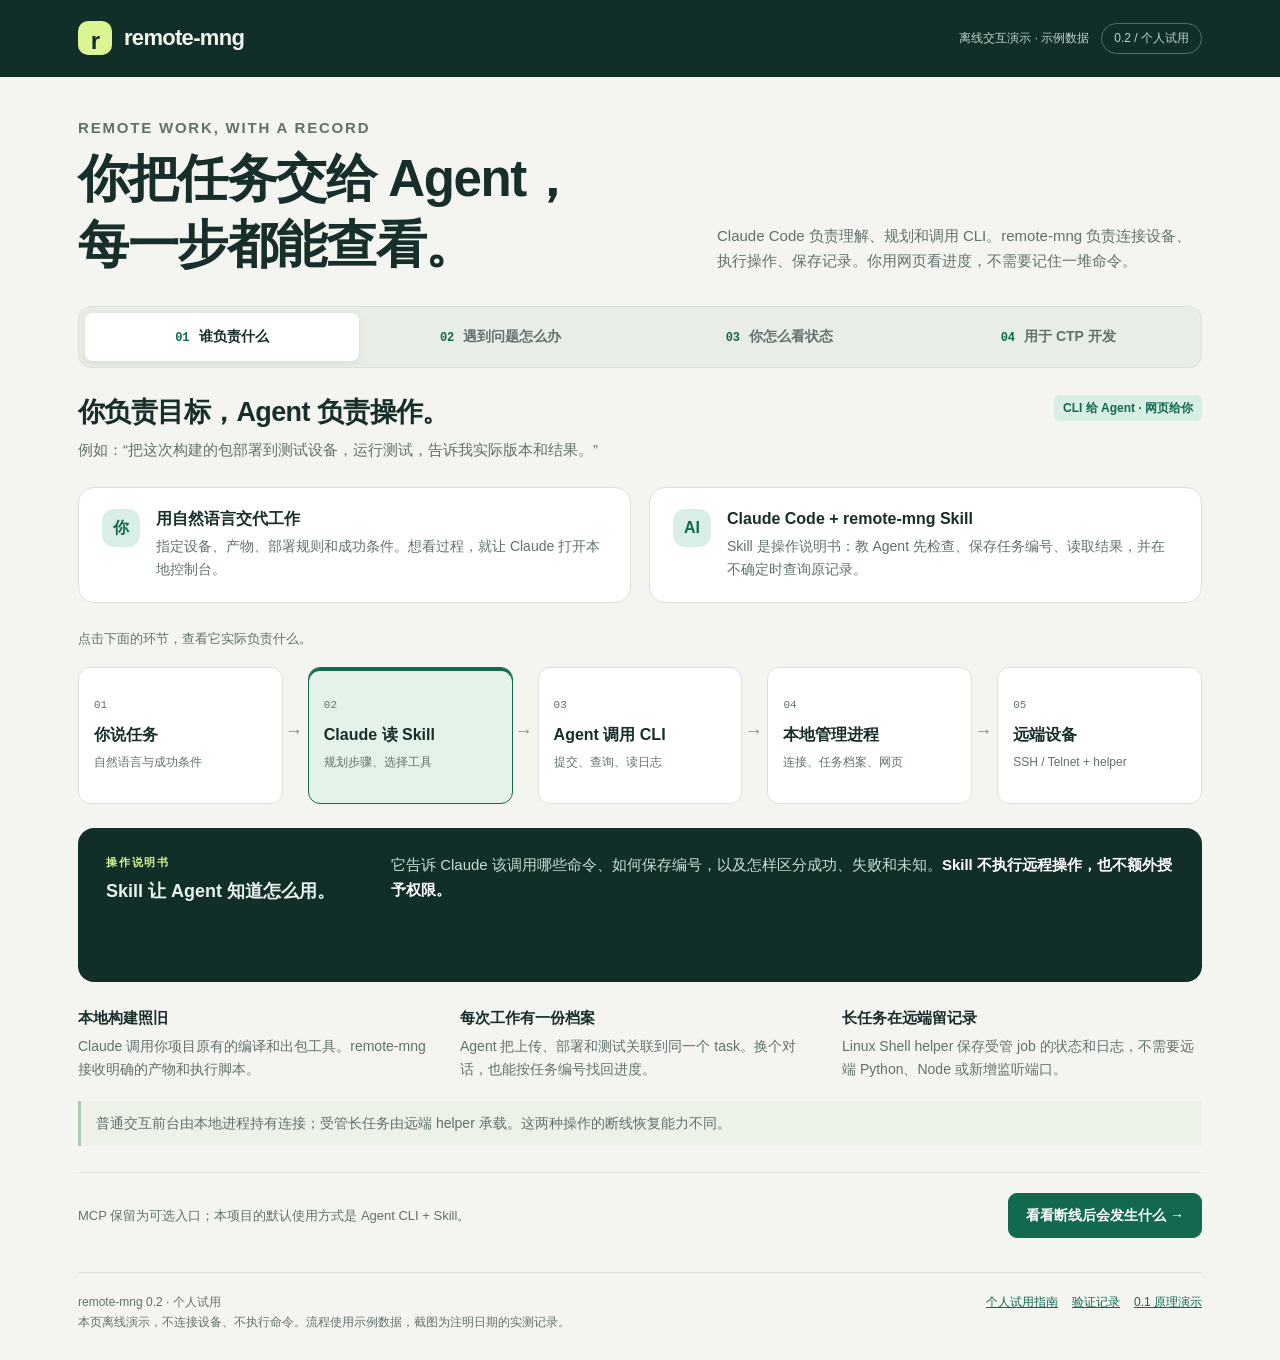
<file: docs/explainer-v02.html>
<!doctype html>
<html lang="zh-CN">
<head>
<meta charset="utf-8">
<meta name="viewport" content="width=device-width,initial-scale=1">
<meta name="color-scheme" content="light">
<title>remote-mng 0.2 · 把远程工作交给 Agent</title>
<style>
:root{--paper:#f4f5f0;--card:#fff;--ink:#172e2a;--muted:#61716b;--line:#dbe2db;--green:#12694f;--mint:#d9efe5;--lime:#dbf593;--dark:#112e29;--amber:#925b13;--warm:#fff1d9;--red:#a53e33;--red-bg:#fdece8}
*{box-sizing:border-box}body{margin:0;background:var(--paper);color:var(--ink);font:16px/1.65 "Segoe UI","Microsoft YaHei",sans-serif}button,select{font:inherit}button{cursor:pointer}button:disabled{cursor:default;opacity:.4}a{color:var(--green)}button:focus-visible,a:focus-visible,summary:focus-visible{outline:3px solid #3182ba;outline-offset:4px}[hidden]{display:none!important}h1,h2,h3,p{margin:0}h1,h2,h3{line-height:1.3}h1{font-size:clamp(30px,4.3vw,51px);letter-spacing:-1.4px;font-weight:700}h2{font-size:27px;letter-spacing:-.6px}h3{font-size:18px}code,pre{font-family:Consolas,"Cascadia Code",monospace}code{font-size:.9em}pre{margin:0;white-space:pre-wrap;overflow-wrap:anywhere;font-size:13px;line-height:1.8}button{border:0}.wrap{max-width:1192px;margin:auto;padding:0 34px}.mast{background:var(--dark);color:#f2f6ef}.mast .wrap{display:flex;justify-content:space-between;align-items:center;gap:15px;min-height:77px}.brand{display:flex;align-items:center;gap:12px;font-weight:700;font-size:22px;letter-spacing:-.7px}.mark{width:34px;height:34px;display:grid;place-items:center;background:var(--lime);color:var(--dark);border-radius:10px;font-size:24px}.mast-meta{display:flex;gap:12px;align-items:center;font-size:12px;color:#bfd5cc}.version{border:1px solid #537167;border-radius:20px;padding:5px 12px}.hero{padding:39px 0 28px;display:flex;justify-content:space-between;gap:34px;align-items:flex-end}.eyebrow{font-size:11px;font-weight:700;letter-spacing:1.8px;color:var(--green);margin-bottom:12px}.hero p{max-width:485px;font-size:15px;color:var(--muted);margin-bottom:5px}.tabs{display:flex;gap:5px;padding:6px;background:#e8ede5;border:1px solid var(--line);border-radius:13px;margin-bottom:27px}.tab{flex:1;background:transparent;color:var(--muted);padding:12px 10px;border-radius:8px;font-weight:650;font-size:14px}.tab span{font-family:Consolas,monospace;font-size:12px;margin-right:9px;color:var(--green)}.tab[aria-selected=true]{background:var(--card);color:var(--ink);box-shadow:0 2px 7px #0a352514}.intro{display:flex;justify-content:space-between;gap:25px;margin-bottom:24px;align-items:flex-start}.intro p{color:var(--muted);max-width:790px;margin-top:8px;font-size:15px}.tag{display:inline-flex;align-items:center;gap:6px;font-size:12px;line-height:1.5;font-weight:650;padding:4px 9px;border-radius:6px;background:var(--mint);color:var(--green);white-space:nowrap}.tag.warn{background:var(--warm);color:var(--amber)}.tag.bad{background:var(--red-bg);color:var(--red)}.tag.neutral{background:#eaf0eb;color:var(--muted)}.card{background:var(--card);border:1px solid var(--line);border-radius:16px;padding:24px}.small{font-size:13px;color:var(--muted)}.btn{display:inline-block;text-align:center;padding:10px 17px;background:#fff;color:var(--ink);border:1px solid var(--line);border-radius:9px;text-decoration:none;font-size:14px;font-weight:600}.btn.primary{background:var(--green);color:#fff;border-color:var(--green)}.btn.text{border-color:transparent;background:transparent;color:var(--green)}.panel{padding-bottom:34px}.owner-grid{display:grid;grid-template-columns:1fr 1fr;gap:18px;margin-bottom:25px}.owner{display:flex;align-items:flex-start;gap:16px;padding:21px 23px}.owner .initial{height:38px;width:38px;flex:none;border-radius:12px;background:var(--mint);display:grid;place-items:center;font-weight:750;color:var(--green)}.owner h3{font-size:16px;margin-bottom:5px}.owner p{font-size:14px;color:var(--muted)}.flow{display:grid;grid-template-columns:repeat(5,minmax(0,1fr));gap:25px;margin:18px 0 24px}.node{position:relative;text-align:left;border:1px solid var(--line);background:#fff;border-radius:12px;padding:18px 15px;min-height:137px;color:var(--ink)}.node:not(:last-child):after{content:"→";position:absolute;right:-21px;top:49px;color:#729182;font-size:18px}.node .seq{font:11px Consolas,monospace;display:block;color:var(--muted);margin-bottom:12px}.node strong{display:block;font-size:16px;line-height:1.45;margin-bottom:6px}.node small{display:block;color:var(--muted);font-size:12px}.node[aria-pressed=true]{border-color:var(--green);background:#e5f2e9;box-shadow:inset 0 3px 0 var(--green)}.explain{display:grid;grid-template-columns:260px 1fr;gap:25px;background:var(--dark);border-radius:16px;padding:25px 28px;color:#e8f3eb;min-height:154px}.explain .eyebrow{color:var(--lime);margin-bottom:8px}.explain p{color:#cbddd3;font-size:15px}.explain strong{color:#fff}.caption{border-left:3px solid #acc9b4;padding:11px 15px;font-size:14px;color:var(--muted);margin-top:20px;background:#edf2e9}.roles{display:grid;grid-template-columns:repeat(3,1fr);gap:22px;margin-top:26px}.roles h3{font-size:15px;margin-bottom:7px}.roles p{font-size:14px;color:var(--muted)}.next-section{display:flex;justify-content:space-between;align-items:center;gap:15px;border-top:1px solid var(--line);padding-top:20px;margin-top:26px}.next-section p{font-size:13px;color:var(--muted)}.scenario-controls{display:flex;gap:7px;flex-wrap:wrap;margin-bottom:20px}.scenario{padding:9px 15px;background:#fff;border:1px solid var(--line);border-radius:8px;color:var(--muted);font-size:14px}.scenario[aria-pressed=true]{color:#fff;background:var(--green);border-color:var(--green)}.stage-head{display:flex;justify-content:space-between;gap:15px;align-items:center;margin-bottom:18px}.stage-head h3{font-size:19px}.stage-count{color:var(--muted);font:12px Consolas,monospace}.stage-track{display:flex;gap:6px;margin-bottom:23px}.stage-track i{display:block;height:4px;flex:1;background:#e6eae3;border-radius:3px}.stage-track i.past{background:#9ec4b0}.stage-track i.now{background:var(--green)}.sim-grid{display:grid;grid-template-columns:1fr 95px 1fr;align-items:stretch}.sim-box{background:#f5f7f2;border:1px solid var(--line);padding:21px;border-radius:12px;min-width:0}.sim-box .kicker{display:flex;align-items:center;justify-content:space-between;gap:12px;font-size:12px;color:var(--muted);margin-bottom:14px}.sim-box h3{margin:13px 0 7px;font-size:21px}.sim-box p{font-size:14px;color:var(--muted);min-height:47px}.wire{display:flex;flex-direction:column;align-items:center;justify-content:center;color:var(--green);font-size:11px;gap:10px;padding:0 11px}.wire b{display:block;height:2px;width:100%;background:var(--green)}.wire.off{color:var(--amber)}.wire.off b{background:transparent;border-top:2px dashed #bc975f}.sim-evidence{display:flex;gap:22px;justify-content:space-between;align-items:center;border-top:1px solid var(--line);padding-top:17px;margin-top:20px;font-size:13px;color:var(--muted)}.sim-evidence strong{font-size:23px;color:var(--ink);font-weight:600}.identity{font-size:12px;overflow-wrap:anywhere}.decision{margin-top:20px;display:grid;grid-template-columns:100px 1fr;gap:18px;padding:18px 20px;background:#e7f0e6;border-radius:10px;font-size:14px}.decision>b{color:var(--green)}.actions{display:flex;align-items:center;justify-content:space-between;gap:14px;margin-top:19px}.actions>div{display:flex;gap:8px}.reason{margin-top:16px;color:var(--muted);font-size:12px}.details{margin-top:20px;border:1px solid var(--line);border-radius:10px;padding:13px 17px;background:#fff}.details summary{font-size:13px;font-weight:650;cursor:pointer}.details pre{margin-top:12px;color:#36594c}.console-shell{background:#11221e;border:1px solid #203c33;color:#e4eee8;border-radius:16px;overflow:hidden}.console-top{display:flex;align-items:center;justify-content:space-between;gap:15px;padding:15px 21px;border-bottom:1px solid #2b4038;font-size:14px}.console-top small{font-size:11px;color:#a7c1b3}.console-grid{display:grid;grid-template-columns:280px 1fr;min-height:375px}.task-list{padding:14px;border-right:1px solid #2b4038}.task-pick{width:100%;display:block;text-align:left;background:transparent;color:#d6e6dc;padding:15px 13px;border-radius:9px;border:1px solid transparent;margin-bottom:6px}.task-pick[aria-pressed=true]{background:#203d32;border-color:#365e4a}.task-pick strong{display:block;font-size:14px;line-height:1.5;margin-bottom:8px}.task-pick small{font-size:11px;color:#a7bdb0;display:block;margin-top:7px}.console-detail{padding:25px;min-width:0}.console-title{display:flex;justify-content:space-between;align-items:center;gap:12px;margin-bottom:16px}.console-title h3{font-size:18px}.facts{display:grid;grid-template-columns:110px 1fr;gap:6px 18px;font-size:13px}.facts dt{color:#9fb7a8}.facts dd{margin:0;overflow-wrap:anywhere}.trace{border-left:2px solid #3d7259;padding-left:19px;margin:20px 0}.trace div{padding:7px 0;position:relative;font-size:13px}.trace div:before{content:"";position:absolute;left:-24px;top:15px;width:8px;height:8px;border-radius:50%;background:#73c6a3}.console-note{background:#23382d;border-left:3px solid #c3a65c;color:#d8d4aa;padding:11px 13px;font-size:12px;margin-top:18px}.console-shell .btn{background:#203e33;border-color:#446250;color:#d4ecde}.console-log{margin-top:16px;border:1px solid #385245;border-radius:9px;padding:14px;background:#0a1a15;color:#bde0c8;min-height:95px}.console-log pre{font-size:12px}.three{display:grid;grid-template-columns:repeat(3,1fr);gap:20px;margin:22px 0}.three h3{font-size:15px;margin-bottom:7px}.three p{font-size:14px;color:var(--muted)}.photo-row{display:flex;justify-content:space-between;align-items:center;gap:20px;background:#e8eee5;padding:20px 23px;border-radius:12px}.photo-row p{font-size:14px;color:var(--muted)}.photo-row h3{font-size:16px;margin-bottom:5px}.ctp-grid{display:grid;grid-template-columns:1fr 1fr;gap:19px;margin-top:21px}.ctp-card .tag{margin-bottom:15px}.ctp-card h3{margin-bottom:10px}.ctp-card p{color:var(--muted);font-size:14px}.ctp-card code{display:block;background:#edf2ea;border-radius:8px;padding:11px;margin:14px 0;color:#2c5747;overflow-wrap:anywhere}.tradeoffs{display:grid;grid-template-columns:1fr 1fr;gap:25px;margin-top:25px}.tradeoffs h3{font-size:17px;margin-bottom:12px}.tradeoffs ul{padding-left:20px;margin:0;font-size:14px;color:var(--muted)}.tradeoffs li+li{margin-top:10px}.evidence-line{display:grid;grid-template-columns:160px 1fr;gap:20px;padding:19px 0;border-top:1px solid var(--line);margin-top:24px;font-size:14px}.evidence-line p{color:var(--muted)}.footer{padding:20px 0 28px;border-top:1px solid var(--line);display:flex;justify-content:space-between;gap:20px;color:var(--muted);font-size:12px}.footer a{white-space:nowrap}.modal{max-width:1000px;width:calc(100% - 30px);max-height:92vh;border:0;border-radius:14px;padding:0;background:#fff;color:var(--ink);box-shadow:0 20px 80px #0005}.modal::backdrop{background:#0d211dd9}.modal-head{position:sticky;top:0;background:#fff;display:flex;justify-content:space-between;gap:15px;align-items:center;padding:13px 18px;border-bottom:1px solid var(--line);font-size:13px}.modal img{display:block;width:100%;height:auto}.modal-note{padding:14px 18px;font-size:12px;color:var(--muted)}.nojs{padding:16px;background:var(--warm);margin-bottom:20px}.section-links{display:flex;gap:14px}
@media(max-width:920px){.hero{display:block}.hero p{max-width:740px;margin-top:16px}.flow{gap:18px}.node{padding:15px 10px;min-height:142px}.node:not(:last-child):after{right:-16px;font-size:14px}.node strong{font-size:14px}.explain{grid-template-columns:210px 1fr}.console-grid{grid-template-columns:240px 1fr}.tab span{margin-right:5px}.wrap{padding:0 23px}}
@media(max-width:640px){.wrap{padding:0 17px}.mast .wrap{min-height:67px}.mast-meta .offline-label{display:none}.brand{font-size:20px}.hero{padding:27px 0 23px}.hero h1{font-size:32px;letter-spacing:-1px}.hero p{font-size:14px}.tabs{display:grid;grid-template-columns:1fr 1fr;margin-bottom:23px}.tab{text-align:left;padding:10px 9px}.intro{display:block}.intro>.tag{margin-top:12px}h2{font-size:23px}.owner-grid,.ctp-grid,.tradeoffs{grid-template-columns:1fr}.owner{padding:17px}.owner-grid{gap:11px}.flow{grid-template-columns:1fr;gap:12px;margin-bottom:18px}.node{display:grid;grid-template-columns:25px 1fr;column-gap:12px;padding:12px 16px;min-height:0}.node .seq{grid-row:1/3;margin:3px 0 0}.node strong{font-size:15px;margin-bottom:2px}.node small{grid-column:2}.node:not(:last-child):after{right:23px;top:auto;bottom:-13px;content:"↓";font-size:12px}.explain{grid-template-columns:1fr;gap:12px;padding:21px}.roles,.three{grid-template-columns:1fr;gap:17px}.card{padding:19px}.sim-grid{grid-template-columns:1fr}.wire{height:51px;flex-direction:row;gap:13px}.wire b{width:30px}.sim-box{padding:16px}.sim-box p{min-height:0}.sim-box h3{font-size:19px}.sim-evidence{align-items:flex-start;gap:16px}.decision{grid-template-columns:1fr;gap:5px}.scenario-controls{display:grid;grid-template-columns:1fr 1fr}.scenario{padding:9px 6px;font-size:13px}.stage-head{align-items:flex-start}.stage-head h3{font-size:17px}.console-grid{grid-template-columns:1fr}.task-list{border-right:0;border-bottom:1px solid #2b4038;display:grid;grid-template-columns:1fr;gap:4px}.task-pick{margin:0;padding:11px}.task-pick small{display:none}.task-pick strong{display:inline;margin:0 8px 0 0;font-size:12px}.task-pick .tag{font-size:10px}.console-detail{padding:19px}.console-title{align-items:flex-start}.facts{grid-template-columns:89px 1fr;font-size:12px;gap:7px}.photo-row{display:block}.photo-row .btn{margin-top:14px}.next-section,.footer{display:block}.next-section .btn{margin-top:12px}.section-links{margin-top:10px}.evidence-line{grid-template-columns:1fr;gap:8px}.actions .btn{padding:9px 12px}.stage-count{white-space:nowrap}}
@media(prefers-reduced-motion:no-preference){button{transition:background .14s,border-color .14s}}
</style>
</head>
<body>
<header class="mast"><div class="wrap"><div class="brand"><span class="mark" aria-hidden="true">r</span>remote-mng</div><div class="mast-meta"><span class="offline-label">离线交互演示 · 示例数据</span><span class="version">0.2 / 个人试用</span></div></div></header>
<main class="wrap" id="rmg-explainer">
  <div class="hero"><div><p class="eyebrow">REMOTE WORK, WITH A RECORD</p><h1>你把任务交给 Agent，<br>每一步都能查看。</h1></div><p>Claude Code 负责理解、规划和调用 CLI。remote-mng 负责连接设备、执行操作、保存记录。你用网页看进度，不需要记住一堆命令。</p></div>
  <nav class="tabs" role="tablist" aria-label="项目演示章节">
    <button class="tab" id="tab-how" role="tab" aria-selected="true" aria-controls="how" tabindex="0"><span>01</span>谁负责什么</button>
    <button class="tab" id="tab-sim" role="tab" aria-selected="false" aria-controls="sim" tabindex="-1"><span>02</span>遇到问题怎么办</button>
    <button class="tab" id="tab-view" role="tab" aria-selected="false" aria-controls="view" tabindex="-1"><span>03</span>你怎么看状态</button>
    <button class="tab" id="tab-fit" role="tab" aria-selected="false" aria-controls="fit" tabindex="-1"><span>04</span>用于 CTP 开发</button>
  </nav>
  <noscript><p class="nojs">本页需要 JavaScript 切换演示。它只在本页改变示例，不会连接设备或执行命令。</p></noscript>
  <section class="panel" id="how" role="tabpanel" aria-labelledby="tab-how">
    <div class="intro"><div><h2>你负责目标，Agent 负责操作。</h2><p>例如：“把这次构建的包部署到测试设备，运行测试，告诉我实际版本和结果。”</p></div><span class="tag">CLI 给 Agent · 网页给你</span></div>
    <div class="owner-grid">
      <article class="owner card"><div class="initial" aria-hidden="true">你</div><div><h3>用自然语言交代工作</h3><p>指定设备、产物、部署规则和成功条件。想看过程，就让 Claude 打开本地控制台。</p></div></article>
      <article class="owner card"><div class="initial" aria-hidden="true">AI</div><div><h3>Claude Code + remote-mng Skill</h3><p>Skill 是操作说明书：教 Agent 先检查、保存任务编号、读取结果，并在不确定时查询原记录。</p></div></article>
    </div>
    <p class="small">点击下面的环节，查看它实际负责什么。</p>
    <div class="flow" aria-label="从需求到远端执行的流程">
      <button class="node" data-node="0" aria-pressed="false"><span class="seq">01</span><strong>你说任务</strong><small>自然语言与成功条件</small></button>
      <button class="node" data-node="1" aria-pressed="true"><span class="seq">02</span><strong>Claude 读 Skill</strong><small>规划步骤、选择工具</small></button>
      <button class="node" data-node="2" aria-pressed="false"><span class="seq">03</span><strong>Agent 调用 CLI</strong><small>提交、查询、读日志</small></button>
      <button class="node" data-node="3" aria-pressed="false"><span class="seq">04</span><strong>本地管理进程</strong><small>连接、任务档案、网页</small></button>
      <button class="node" data-node="4" aria-pressed="false"><span class="seq">05</span><strong>远端设备</strong><small>SSH / Telnet + helper</small></button>
    </div>
    <div class="explain" aria-live="polite"><div><div class="eyebrow" id="node-label">操作说明书</div><h3 id="node-title">Skill 让 Agent 知道怎么用。</h3></div><p id="node-copy">它告诉 Claude 该调用哪些命令、如何保存编号，以及怎样区分成功、失败和未知。<strong>Skill 不执行远程操作，也不额外授予权限。</strong></p></div>
    <div class="roles"><article><h3>本地构建照旧</h3><p>Claude 调用你项目原有的编译和出包工具。remote-mng 接收明确的产物和执行脚本。</p></article><article><h3>每次工作有一份档案</h3><p>Agent 把上传、部署和测试关联到同一个 task。换个对话，也能按任务编号找回进度。</p></article><article><h3>长任务在远端留记录</h3><p>Linux Shell helper 保存受管 job 的状态和日志，不需要远端 Python、Node 或新增监听端口。</p></article></div>
    <div class="caption">普通交互前台由本地进程持有连接；受管长任务由远端 helper 承载。这两种操作的断线恢复能力不同。</div>
    <div class="next-section"><p>MCP 保留为可选入口；本项目的默认使用方式是 Agent CLI + Skill。</p><button class="btn primary" data-go="sim">看看断线后会发生什么 →</button></div>
  </section>

  <section class="panel" id="sim" role="tabpanel" aria-labelledby="tab-sim" hidden>
    <div class="intro"><div><h2>关键是知道：执行到了哪一步。</h2><p>选择一种情况，点击“下一步”。左右分别展示本地记录与远端情况，它们不一定同步。</p></div><span class="tag warn">全部为本页模拟</span></div>
    <div class="scenario-controls" role="group" aria-label="模拟场景">
      <button class="scenario" data-scenario="deploy" aria-pressed="true">正常部署与验收</button>
      <button class="scenario" data-scenario="disconnect" aria-pressed="false">长任务中途断线</button>
      <button class="scenario" data-scenario="terminal" aria-pressed="false">前台等待超时</button>
      <button class="scenario" data-scenario="helper" aria-pressed="false">漏装远端 helper</button>
    </div>
    <div class="card">
      <div class="stage-head"><h3 id="stage-title"></h3><span class="stage-count" id="stage-count"></span></div>
      <div class="stage-track" id="stage-track" aria-hidden="true"></div>
      <div class="sim-grid">
        <div class="sim-box"><div class="kicker">本地 · Agent 与网页看到的记录<span class="tag neutral">记录视角</span></div><span class="tag" id="local-badge"></span><h3 id="local-title"></h3><p id="local-copy"></p></div>
        <div class="wire" id="wire"><b></b><span id="wire-label">已连接</span></div>
        <div class="sim-box"><div class="kicker">远端 · 演示中的实际情况<span class="tag neutral">模拟视角</span></div><span class="tag" id="remote-badge"></span><h3 id="remote-title"></h3><p id="remote-copy"></p></div>
      </div>
      <div class="sim-evidence"><div><span id="count-label">远端部署脚本执行次数</span> <strong id="send-count">0</strong></div><div class="identity" id="sim-identity"></div></div>
      <div class="decision" aria-live="polite"><b>Agent 的下一步</b><p id="decision-copy"></p></div>
      <div class="actions"><button class="btn text" id="reset-sim">从头演示</button><div><button class="btn" id="prev-stage">上一步</button><button class="btn primary" id="next-stage">下一步 →</button></div></div>
      <p class="reason" id="scenario-boundary"></p>
    </div>
    <details class="details"><summary>Agent 背后的调用与关键字段（无需记忆）</summary><pre id="sim-code"></pre></details>
    <div class="next-section"><p>遇到未知结果，保留原编号和证据。不要把“没拿到结果”当成“从未执行”。</p><button class="btn primary" data-go="view">我能从网页看到什么 →</button></div>
  </section>

  <section class="panel" id="view" role="tabpanel" aria-labelledby="tab-view" hidden>
    <div class="intro"><div><h2>你看任务与证据，不必盯着终端。</h2><p>点击左侧任务，再查看日志。下面是便于理解的交互示意；真实控制台截图在下方单独展示。</p></div><span class="tag warn">示例任务 · 非实时连接</span></div>
    <div class="console-shell">
      <div class="console-top"><b>remote-mng / 个人控制台</b><small>本页示例数据</small></div>
      <div class="console-grid"><div class="task-list" role="group" aria-label="示例任务">
        <button class="task-pick" data-task="done" aria-pressed="true"><strong>部署并验证测试包</strong><span class="tag">步骤完成</span><small>demo-deploy-01 · lab-device</small></button>
        <button class="task-pick" data-task="unknown" aria-pressed="false"><strong>运行后台长测试</strong><span class="tag warn">需要关注</span><small>demo-test-02 · lab-device</small></button>
        <button class="task-pick" data-task="observe" aria-pressed="false"><strong>检查交互前台</strong><span class="tag neutral">进行中</span><small>demo-console-03 · lab-device</small></button>
      </div><div class="console-detail">
        <div class="console-title"><h3 id="console-task-title"></h3><span class="tag" id="console-badge"></span></div>
        <dl class="facts" id="console-facts"></dl><div class="trace" id="console-trace"></div>
        <button class="btn" id="show-log" aria-expanded="false">查看这次的日志</button>
        <div class="console-log" id="console-log" hidden><pre id="console-log-text"></pre></div>
        <p class="console-note" id="console-note"></p>
      </div></div>
    </div>
    <div class="three"><article><h3>时间很重要</h3><p>“上次确认运行中”是旧证据。页面刷新本地记录，不代表刚刚连接远端确认过。</p></article><article><h3>日志可以继续读</h3><p>网页支持增量读取与持续跟随。旧日志被淘汰时会标记缺口，不会把缺失内容当成完整证据。</p></article><article><h3>管理动作有明确范围</h3><p>可检查设备、查询远端状态、请求取消本任务的受管 job。取消请求之后，还需要确认退出结果。</p></article></div>
    <div class="photo-row"><div><h3>看一下真正做出来的界面</h3><p>2026-09-13 受控实验截图：安装包、真实本地管理进程、SSH/Telnet 测试环境。</p></div><button class="btn primary" id="open-screenshot">打开真实控制台截图 ↗</button></div>
    <div class="next-section"><p>网页用于观察和有限管理；进一步的命令调试继续交给 Claude。</p><button class="btn primary" data-go="fit">对应到我的 CTP 工作 →</button></div>
  </section>

  <section class="panel" id="fit" role="tabpanel" aria-labelledby="tab-fit" hidden>
    <div class="intro"><div><h2>同一套工具，接到你的 CTP 流程里。</h2><p>构建、上传、部署后台、进入前台、执行 TI 测试：每个环节选择适合的执行方式。工具本身不内置 CTP 命令。</p></div><span class="tag">通用工具 · 项目配置</span></div>
    <div class="ctp-grid">
      <article class="card ctp-card"><span class="tag">构建与传包</span><h3>沿用现有编译和出包方式</h3><p>Claude 在本地修改代码并调用项目构建工具。出包后通过 SFTP 或显式选择 SCP 传输，再核对传输结果。</p><code>本地代码 → 构建产物 → 目标设备</code><p>个人配方可以保存产物、脚本和远端路径。配方检查只核对文件并生成步骤参数，执行仍由 Agent 明确发起。</p></article>
      <article class="card ctp-card"><span class="tag">job · 无需交互的长操作</span><h3>部署与长测试，留下远端记录</h3><p>不需要在终端里回答问题、并且会等待工作结束的脚本，可用 helper 管理。连接断开后按原 job ID 查询。</p><code>部署脚本 → 等待结束 → 退出码 + 日志</code><p>如果脚本只把 CTP 放到后台就退出，job 完成仅代表启动脚本退出。CTP 是否健康、测试是否通过，仍要另行验证。</p></article>
      <article class="card ctp-card"><span class="tag">session · 持续交互</span><h3>进入前台，再执行 TI 命令</h3><p>按你的描述，前台入口可配置为下方形式。路径、参数、提示符、退出方式与业务成功条件，需要在真实设备上确认。</p><code>/opt/bmc/busybox_x 127.0.0.1 999</code><p>Agent 用 session step 把“输入一次”和“继续观察”绑定起来。本页的 TI RUN SMOKE 是演示命令，并非已经确认的 CTP 命令。</p></article>
      <article class="card ctp-card"><span class="tag warn">恢复边界</span><h3>前台测试不会自动变成长 job</h3><p>普通 SSH/Telnet 前台断线后，当前版本不能自动接回原终端。是否能查询或继续 CTP 内部测试，要看 CTP 自身提供的能力。</p><code>前台输入 ≠ 自动拥有远端持久作业记录</code><p>退出前台是否影响后台，也取决于真实程序的退出语义。不能直接套用演示程序的行为。</p></article>
    </div>
    <div class="tradeoffs"><article><h3>这版解决了什么</h3><ul><li>Agent 用 Skill 找到入口，获得一致的 CLI 结果和修复建议。</li><li>操作有稳定编号与任务档案，换对话也能查询原进度。</li><li>同一次前台请求超时后继续观察，减少重复输入。</li><li>用网页集中查看任务、输出、时间与未知状态。</li></ul></article><article><h3>试用时仍需考虑什么</h3><ul><li>受管长任务需要 Linux /proc、setsid 等 helper 条件。</li><li>普通终端不能断线自动恢复；远端重启不会自动续跑脚本。</li><li>普通 exec 的捕获输出在结束后可见；实时长任务选 job。</li><li>本地日志保留近期内容；远端 job 日志尚未自动限额或清理。</li></ul></article></div>
    <div class="evidence-line"><strong>验证到哪一步？</strong><p>本机 Claude Code 已通过 Skill 完成受控 SSH/Telnet 部署、前台去重和跨管理进程停止的长任务查询。使用的是配置中的 glm-5.3 模型映射。Windows 本地测试 264 项通过、27 项平台跳过；WSL 291 项通过。真实 CTP 设备仍待试用，这些数据不是 Agent 成功率的统计。</p></div>
    <div class="explain"><div><div class="eyebrow">你的第一次试用</div><h3>从一个已知流程开始。</h3></div><p>在新的 Claude Code 对话里说：<strong>“使用 remote-mng，先检查我的测试设备，再部署这个包，按我提供的验证脚本确认结果，并打开控制台。”</strong> 第一次补齐目标和业务规则，以后可以复用个人配方。</p></div>
  </section>
  <footer class="footer"><p>remote-mng 0.2 · 个人试用<br>本页离线演示，不连接设备、不执行命令。流程使用示例数据，截图为注明日期的实测记录。</p><div class="section-links"><a href="personal-trial.md">个人试用指南</a><a href="v02-validation.md">验证记录</a><a href="explainer.html">0.1 原理演示</a></div></footer>
</main>
<dialog class="modal" id="screenshot-dialog" aria-labelledby="screenshot-title"><div class="modal-head"><strong id="screenshot-title">真实控制台 · 2026-09-13 受控实验</strong><button class="btn" id="close-screenshot" aria-label="关闭实测截图">关闭 ×</button></div><img src="assets/v02-console.png" alt="remote-mng 0.2 真实个人控制台截图：设备检查、任务列表、一次提交完成的长任务和日志入口" width="1440" height="2093"><p class="modal-note">静态实测截图，非当前实时设备状态。截图中的目标与任务均来自隔离实验环境。</p></dialog>
<script>
(() => {
  'use strict';
  const $ = id => document.getElementById(id);
  const root = $('rmg-explainer');
  const tabs = [...root.querySelectorAll('[role="tab"]')];
  function openTab(id, focus=false) {
    tabs.forEach(tab => { const active=tab.getAttribute('aria-controls')===id;tab.setAttribute('aria-selected',String(active));tab.tabIndex=active?0:-1;$(tab.getAttribute('aria-controls')).hidden=!active;if(active&&focus)tab.focus(); });
  }
  tabs.forEach((tab,index) => {tab.addEventListener('click',()=>openTab(tab.getAttribute('aria-controls')));tab.addEventListener('keydown',event=>{let next;if(event.key==='ArrowRight')next=(index+1)%tabs.length;if(event.key==='ArrowLeft')next=(index+tabs.length-1)%tabs.length;if(event.key==='Home')next=0;if(event.key==='End')next=tabs.length-1;if(next!==undefined){event.preventDefault();openTab(tabs[next].getAttribute('aria-controls'),true);}});});
  root.querySelectorAll('[data-go]').forEach(button=>button.addEventListener('click',()=>{if(button.dataset.go==='sim'){current='disconnect';stage=0;renderSim();}openTab(button.dataset.go,true);}));
  const nodes=[
    ['需求与验收','你给出目的地和通过标准。','设备地址、构建产物、部署规则和成功条件由你或项目提供。Agent 可以帮助梳理，但不能猜一台服务器或用“命令没报错”代替业务验收。'],
    ['操作说明书','Skill 让 Agent 知道怎么用。','它告诉 Claude 该调用哪些命令、如何保存编号，以及怎样区分成功、失败和未知。Skill 不执行远程操作，也不额外授予权限。'],
    ['统一操作入口','CLI 是 Agent 手里的操作工具。','Agent 通过 CLI 发起上传、作业、前台输入或查询，读取 JSON 结果。你不用记住这些命令；多次调用也能引用同一个任务、会话或作业编号。'],
    ['本地执行与观察','管理进程保存连接和任务档案。','CLI 把请求交给本机管理进程，它持有普通终端连接，记录行动和输出，并把同一份记录展示给网页。网页默认刷新本地记录；查询远端状态要明确触发。'],
    ['真正执行的位置','服务器或目标板运行你的软件。','短命令与交互输入通过 SSH/Telnet 执行；传包使用 SSH 文件通道。Linux helper 承载受管长任务，将状态、退出记录和日志保存在远端，所以本地连接不是它唯一的生命周期。']
  ];
  root.querySelectorAll('[data-node]').forEach(button=>button.addEventListener('click',()=>{root.querySelectorAll('[data-node]').forEach(b=>b.setAttribute('aria-pressed',String(b===button)));const item=nodes[Number(button.dataset.node)];$('node-label').textContent=item[0];$('node-title').textContent=item[1];$('node-copy').textContent=item[2];}));
  // All states below are illustrative local data. No network or command execution occurs.
  const F=(title,local,localTitle,localCopy,remote,remoteTitle,remoteCopy,count,decision,code,offline=false)=>({title,local,localTitle,localCopy,remote,remoteTitle,remoteCopy,count,decision,code,offline});
  const scenes={
    deploy:{identity:'任务 deploy-01 / 步骤 deploy / 作业 job-01',count:'远端部署脚本执行次数',boundary:'前提：目标、传包通道及 helper 已检查；部署与验证脚本来自项目。上传不等于部署，步骤完成也不自动等于业务通过。',frames:[
      F('先检查，再创建任务','running','准备执行','文件和能力已检查，任务档案已创建，还没有运行部署。','ready','等待产物','目标具备本次操作所需能力。',0,'先上传明确的构建产物，核对传输结果。','rmg task create deploy-01 --title "部署并验证" --target lab --json\n关键字段：state=running，sealed=false'),
      F('包已经上传，部署尚未开始','running','上传步骤完成','这一步只证明产物已到达目标。','ready','收到软件包','示例传输已核对 SHA-256；软件尚未部署。',0,'提交部署作业，并保存返回的作业编号。','rmg file upload lab ./package.tar.gz /tmp/package.tar.gz --wait --task deploy-01 --step-id upload --json\n关键证据：传输完成、摘要匹配'),
      F('提交成功，仍需等待执行','running','部署运行中','task 关联到了 job-01；提交回执不是最终结果。','running','部署脚本正在运行','远端 helper 已保存作业记录。',1,'用原 job ID 查询状态，不再提交部署。','rmg job start lab --script ./deploy-and-check.sh --job-id job-01 --task deploy-01 --step-id deploy --json\n关键字段：state=running'),
      F('读取结果，核对业务证据','running','已有完成证据','作业退出码为 0。任务尚未 seal，Agent 正在核对结果。','done','脚本已结束','示例日志：VERSION=2.3.0-demo；RESULT PASS，cases=3 failed=0。',1,'核对版本、退出码和测试输出；确认已提交全部计划步骤后再 seal。','rmg task get deploy-01 --refresh --json\nrmg job logs lab job-01 --json\n关键证据：exit_code=0，版本与测试输出符合项目约定'),
      F('记录闭合，向你汇报真实结果','done','步骤完成','工具记录的步骤均已完成；Agent 另据业务输出判定测试通过。','done','验证结果可追溯','原 job 的退出记录与日志仍可查询。',1,'汇报目标、版本、业务结果和任务编号。','rmg task seal deploy-01 --json\n关键字段：outcome=steps_completed\nbusiness_verification=not_inferred')
    ]},
    disconnect:{identity:'同一个任务 test-02 / 同一个作业 job-02',count:'远端长测试启动次数',boundary:'远端画面是演示视角。离线时 Agent 无法知道它的新状态。此恢复能力适用于受管 job，不适用于普通前台会话。',frames:[
      F('刚查到作业正在运行','running','最近确认：运行中','观察时间 10:00。已有 task 与 job ID。','running','测试仍在执行','helper 在远端保存输出与进程身份。',1,'继续观察已有作业。','rmg job status lab job-02 --json\n最近确认：state=running'),
      F('连接中断，本地只有旧记录','stale','仍显示 10:00 的记录','页面还没有新的远端查询结果，不能把旧状态当成刚刚确认。','running','远端继续运行','在本例中，连接断开没有停止受管测试。',1,'按原编号查询；查询是否成功决定能否更新判断。','本地记录：last confirmed=running @ 10:00\n此刻没有新的远端证据',true),
      F('查询失败，明确标记结果未知','unknown','需要关注 · 结果待确认','这次查询失败；保留上次确认 running，而不是改成业务失败。','running','测试继续执行','这是本页模拟给你的视角，Agent 尚不知道。',1,'保留原 task/job ID，等待连接恢复；不要重新提交测试。','rmg task get test-02 --refresh --json\n关键字段：task=needs_attention，step=unknown\nlast_confirmed_state=running',true),
      F('远端结束，本地仍不能提前报成功','unknown','结果仍待确认','无法连接，尚未读到退出记录或完成日志。','done','本例中的远端已完成','远端写下退出码 0 与完成日志，本地还没读到。',1,'继续保留未知状态；不能根据等待时间猜测结果。','本地：unknown\n远端模拟：exit_code=0，日志已保存',true),
      F('重连后，查询原记录','done','读到最终结果','按原 job ID 得到退出码 0 与完成日志；核对后完成任务记录。','done','返回已保存的证据','这次连接用于查询，没有启动第二次测试。',1,'读取日志并核对业务标准，然后报告结果。','rmg task get test-02 --refresh --json\nrmg job logs lab job-02 --json\n关键证据：原作业 succeeded，启动次数仍为 1')
    ]},
    terminal:{identity:'会话 session-03 / 请求 smoke-01 / 步骤 smoke',count:'TI 测试命令实际输入次数',boundary:'前提：原会话仍有效，输入与匹配条件不变，期间没有后续输入。本页 TI RUN SMOKE 是模拟命令，不是已确认的 CTP 命令。',frames:[
      F('先记录请求，再输入一次','running','保存请求 smoke-01','把输入与本次观察关联起来。','running','收到 TI RUN SMOKE','终端显示 TEST START，测试需要时间。',1,'等待这次请求的输出，记录观察游标。','rmg session step SESSION_ID "TI RUN SMOKE" --request-id smoke-01 --expect "RESULT PASS" --timeout 0.1 --token CONTROL_TOKEN --json'),
      F('0.1 秒未等到结果','unknown','超时只意味着还没看到','操作 unknown，任务需要关注；不据此判定测试失败。','running','同一测试仍在运行','没有理由因为本地等待结束就再发送一次输入。',1,'保留原请求编号，继续观察；不要创建第二个测试请求。','关键字段：state=unknown，observation.matched=false\n已有 request_id=smoke-01'),
      F('用同一个请求继续观察','running','继续等原请求的输出','再次调用相同 request-id；工具不会重新发送输入。','running','仍只有第一次测试','测试输入次数保持为 1。',1,'继续观察这次请求，不插入其他输入干扰结果归属。','rmg session step SESSION_ID "TI RUN SMOKE" --request-id smoke-01 --expect "RESULT PASS" --timeout 15 --token CONTROL_TOKEN --json\n关键行为：duplicate=true，未重发输入'),
      F('观察到 PASS，还要核对内容','observed','已观察到结果','操作成功匹配；任务中的这一步记为 observed。','done','输出测试汇总','RESULT PASS；cases=3 failed=0。演示计数为 1。',1,'根据真实版本、汇总与项目标准判定业务结果，随后结束任务记录。','关键字段：observation.matched=true\noperation.state=succeeded，task step.state=observed\n提示符匹配本身不是业务通过证明')
    ]},
    helper:{identity:'原任务 deploy-04 / 原步骤 deploy / 原作业 job-04',count:'远端业务脚本执行次数',boundary:'正常流程先检查 helper。这里故意演示漏检后的补救；安装已包含在本次授权内，且任务尚未 seal。只有这一类确认未执行的拒绝可以原步骤再发。',frames:[
      F('发起请求时发现 helper 缺失','failed','明确拒绝：尚未执行','返回 helper_not_installed，第一次尝试被记录为失败。','empty','没有启动业务脚本','已确认 helper 文件不存在或不可读，未调用它执行作业。',0,'按本次任务授权安装 helper，再检查能力。','关键字段：error.code=helper_not_installed\nstate=failed，attempt_count=1'),
      F('修复前置条件','failed','保留首次拒绝记录','安装并检查 helper 不会抹掉之前的失败证据。','ready','helper 现在可用了','业务脚本仍未开始运行。',0,'在未 seal 的原任务中，复用相同 step ID、job ID 和参数重新发起。','rmg helper install lab --json\nrmg target inspect lab --json\n关键证据：helper 与 job_dependencies 均通过'),
      F('同一步骤再次发起，业务首次执行','running','第二次尝试已接受','attempt_count=2，last_rejection 保留第一次拒绝。','running','业务脚本现在才启动','两次调用尝试，只有一次实际执行业务。',1,'查询原作业状态与日志，不再另建作业。','rmg job start lab --script ./deploy.sh --job-id job-04 --task deploy-04 --step-id deploy --json\n关键字段：attempt_count=2，retry_reason=helper_not_installed'),
      F('确认结果后结束任务','done','步骤完成，拒绝记录仍在','核对退出码和业务输出后 seal。之后重复同一步骤只读已有记录。','done','一次业务执行已完成','请求尝试次数与业务执行次数不同。',1,'汇报真实结果；不能把此恢复方式套用到网络未知错误或 ID 冲突。','关键证据：attempt_count=2，业务执行=1\nunknown → 只查询，不盲目重放\njob_id_conflict → 不接管或取消旧作业')
    ]}
  };
  const names={running:'进行中',ready:'条件满足',done:'步骤完成',unknown:'结果未知',stale:'上次确认',failed:'确定失败',empty:'尚未启动',observed:'观察已匹配'};
  function badge(element,state){element.textContent=names[state]||state;element.className='tag '+(['unknown','stale'].includes(state)?'warn':state==='failed'?'bad':['running','empty'].includes(state)?'neutral':'');}
  let current='deploy',stage=0;
  function renderSim(){const scene=scenes[current],item=scene.frames[stage];root.querySelectorAll('[data-scenario]').forEach(b=>b.setAttribute('aria-pressed',String(b.dataset.scenario===current)));$('stage-title').textContent=item.title;$('stage-count').textContent=`${stage+1} / ${scene.frames.length}`;$('stage-track').replaceChildren(...scene.frames.map((_,i)=>{const part=document.createElement('i');part.className=i<stage?'past':i===stage?'now':'';return part;}));badge($('local-badge'),item.local);badge($('remote-badge'),item.remote);$('local-title').textContent=item.localTitle;$('local-copy').textContent=item.localCopy;$('remote-title').textContent=item.remoteTitle;$('remote-copy').textContent=item.remoteCopy;$('send-count').textContent=String(item.count);$('count-label').textContent=scene.count;$('sim-identity').textContent=scene.identity;$('decision-copy').textContent=item.decision;$('sim-code').textContent=item.code;$('scenario-boundary').textContent=scene.boundary;$('wire').classList.toggle('off',item.offline);$('wire-label').textContent=item.offline?'连接中断':'可通信';$('prev-stage').disabled=stage===0;$('next-stage').disabled=stage===scene.frames.length-1;$('next-stage').textContent=stage===scene.frames.length-1?'演示结束':'下一步 →';}
  root.querySelectorAll('[data-scenario]').forEach(button=>button.addEventListener('click',()=>{current=button.dataset.scenario;stage=0;renderSim();}));
  $('next-stage').addEventListener('click',()=>{if(stage<scenes[current].frames.length-1){stage++;renderSim();}});$('prev-stage').addEventListener('click',()=>{if(stage>0){stage--;renderSim();}});$('reset-sim').addEventListener('click',()=>{stage=0;renderSim();});
  const tasks={
    done:{title:'部署并验证测试包',state:'done',facts:[['任务编号','demo-deploy-01'],['产物','package-2.3.0-demo.tar.gz'],['记录更新','示例时间 10:08'],['业务验证','由 Agent 根据项目判据核对']],trace:['上传 · 完成并核对产物摘要','部署 · 远端作业退出码 0','验证 · 已读到实际版本与测试汇总'],note:'“步骤完成”表示工具记录的操作完成。业务测试是否通过，需要核对输出与明确的成功条件。',log:'[示例输出]\nVERSION=2.3.0-demo\nRESULT PASS; cases=3 failed=0\nexit_code=0'},
    unknown:{title:'运行后台长测试',state:'unknown',facts:[['任务编号','demo-test-02'],['最近确认','10:00，远端仍在运行'],['本次查询','10:03，连接失败'],['当前结论','结果未知，不等于任务失败']],trace:['提交 · 已保存 job-02','上次查询 · running','最新查询 · 无法取得远端新状态'],note:'自动刷新页面只刷新本地档案。需要显式查询远端，才能获得新的执行证据；不要再次提交任务。',log:'[上次成功读取的示例输出]\n10:00 TEST START\n\n当前无法连接。没有完成标记，不据此判失败。'},
    observe:{title:'检查交互前台',state:'running',facts:[['任务编号','demo-console-03'],['终端请求','smoke-01'],['输入次数','1 次'],['当前结论','已读到部分输出，尚在观察']],trace:['打开前台 · 已确认提示符','发送测试 · request-id=smoke-01','继续观察 · 沿用同一请求，不重发'],note:'原会话仍然有效时，可继续观察同一个请求。若终端连接丢失，当前版本不能自动接回原前台。',log:'[示例输出]\nTI> TI RUN SMOKE\nTEST START\n\n尚未观察到测试汇总。'}
  };
  function renderTask(key){const task=tasks[key];root.querySelectorAll('[data-task]').forEach(b=>b.setAttribute('aria-pressed',String(b.dataset.task===key)));$('console-task-title').textContent=task.title;badge($('console-badge'),task.state);$('console-facts').replaceChildren(...task.facts.flatMap(([a,b])=>{const dt=document.createElement('dt'),dd=document.createElement('dd');dt.textContent=a;dd.textContent=b;return[dt,dd];}));$('console-trace').replaceChildren(...task.trace.map(text=>{const node=document.createElement('div');node.textContent=text;return node;}));$('console-note').textContent=task.note;$('console-log-text').textContent=task.log;$('console-log').hidden=true;$('show-log').setAttribute('aria-expanded','false');$('show-log').textContent='查看这次的日志';}
  root.querySelectorAll('[data-task]').forEach(button=>button.addEventListener('click',()=>renderTask(button.dataset.task)));$('show-log').addEventListener('click',()=>{const show=$('console-log').hidden;$('console-log').hidden=!show;$('show-log').setAttribute('aria-expanded',String(show));$('show-log').textContent=show?'收起日志':'查看这次的日志';});
  $('open-screenshot').addEventListener('click',()=>$('screenshot-dialog').showModal());$('close-screenshot').addEventListener('click',()=>$('screenshot-dialog').close());$('screenshot-dialog').addEventListener('click',event=>{if(event.target===$('screenshot-dialog')){const r=event.target.getBoundingClientRect();if(event.clientX<r.left||event.clientX>r.right||event.clientY<r.top||event.clientY>r.bottom)event.target.close();}});
  renderSim();renderTask('done');
})();
</script>
</body>
</html>
</file>
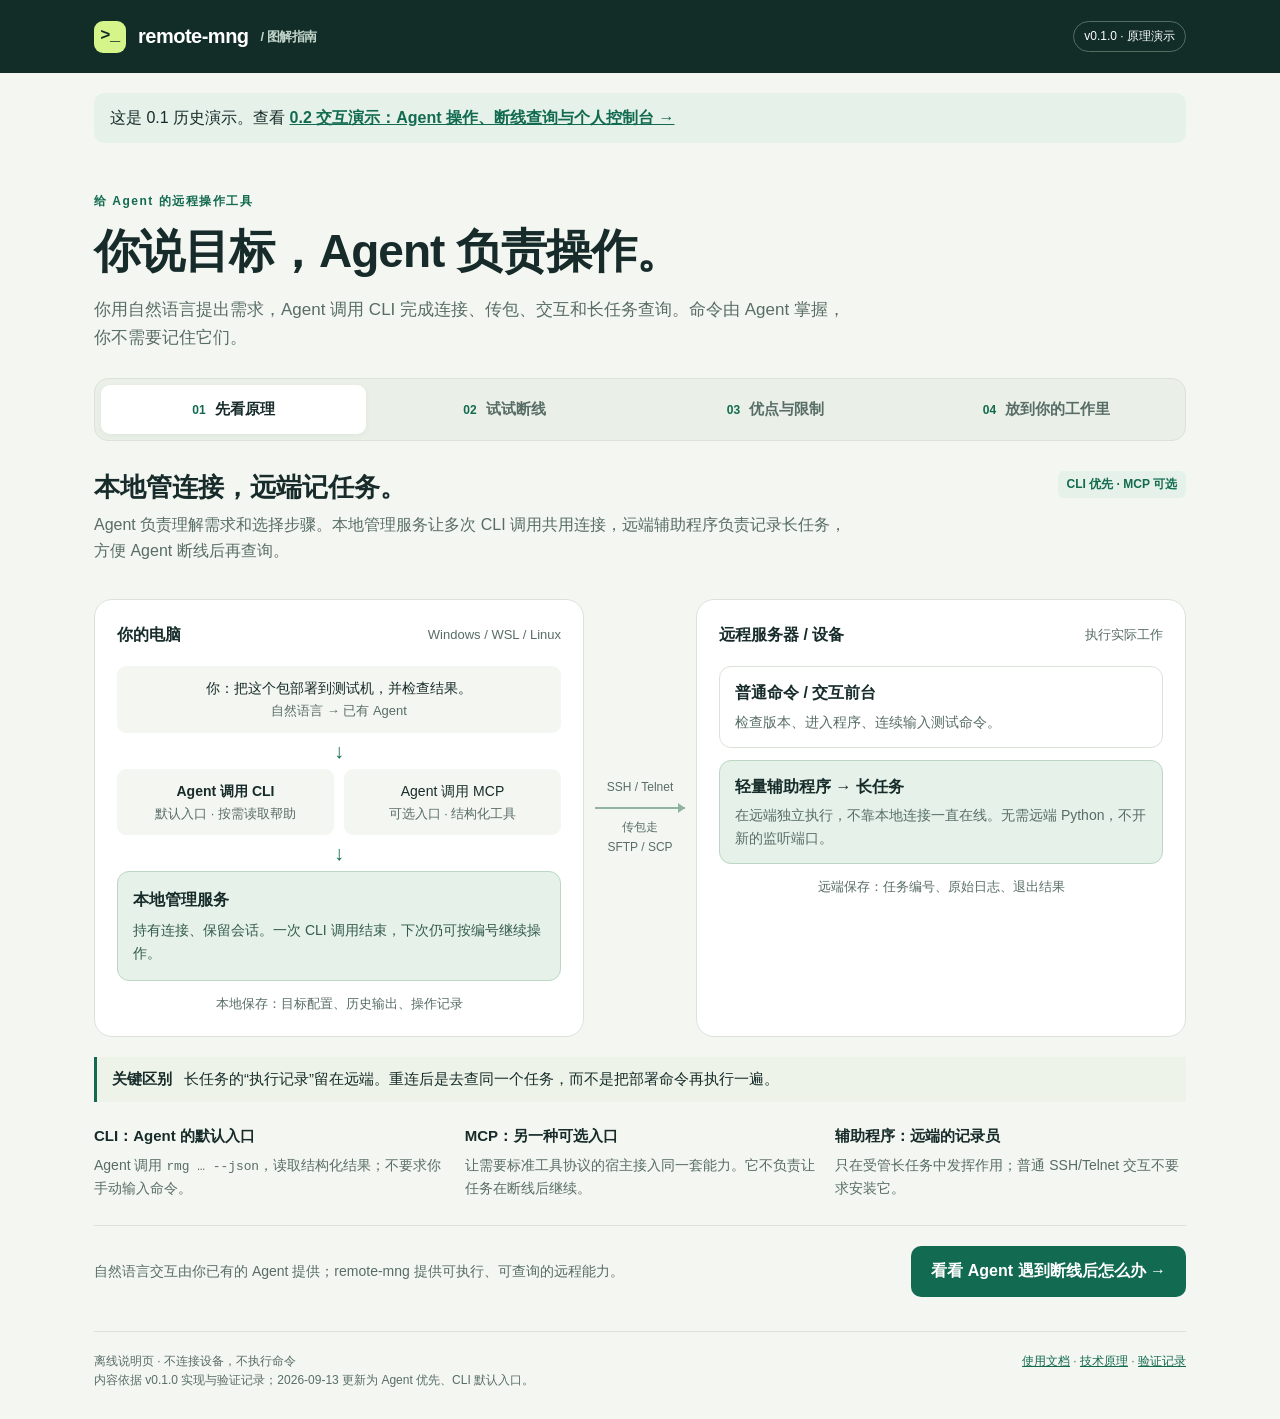
<file: docs/explainer.html>
<!doctype html>
<html lang="zh-CN">
<head>
<meta charset="utf-8">
<meta name="viewport" content="width=device-width, initial-scale=1">
<meta name="color-scheme" content="light">
<title>remote-mng｜一看就懂的原理演示</title>
<style>
:root{--ink:#172c2a;--muted:#586d67;--paper:#f4f6f1;--card:#fff;--line:#dbe3d9;--green:#126b50;--soft:#e5f1e9;--lime:#d5f48a;--orange:#965b13;--warm:#fff1db;--red:#ad3d35;--redsoft:#fff0ed;--dark:#122d28}
*{box-sizing:border-box}body{margin:0;background:var(--paper);color:var(--ink);font-family:Inter,"Segoe UI","Microsoft YaHei",sans-serif;font-size:16px;line-height:1.65}button,select{font:inherit}button,a,select{-webkit-tap-highlight-color:transparent}button{cursor:pointer}button:focus-visible,a:focus-visible,select:focus-visible,summary:focus-visible{outline:3px solid #277ec4;outline-offset:4px}button:disabled{cursor:default;opacity:.5}a{color:var(--green)}p{margin:0 0 14px}h1,h2,h3{line-height:1.25;margin:0}h1{font-size:clamp(30px,4vw,46px);letter-spacing:-1px;font-weight:700}h2{font-size:26px}h3{font-size:18px}small,.small{font-size:13px;color:var(--muted)}strong{font-weight:650}code,pre{font-family:Consolas,"Cascadia Code",monospace}code{font-size:.92em}pre{white-space:pre-wrap;overflow-wrap:anywhere;margin:0;font-size:13px;line-height:1.8}button{border:0}button.primary{background:var(--green);color:#fff;padding:12px 20px;border-radius:10px;font-weight:600}button.secondary{background:#fff;border:1px solid var(--line);color:var(--ink);padding:10px 16px;border-radius:10px}button.text-button{background:none;color:var(--green);padding:10px 0;font-weight:600}.wrap{max-width:1160px;margin:auto;padding:0 34px}.masthead{background:var(--dark);color:#fff}.mast-inner{display:flex;align-items:center;justify-content:space-between;gap:16px;padding-top:20px;padding-bottom:20px}.brand{font-size:20px;letter-spacing:-.5px;font-weight:700;display:flex;align-items:center;gap:12px}.mark{display:grid;place-items:center;width:32px;height:32px;border-radius:9px;background:var(--lime);color:var(--dark);font-family:Consolas,monospace;font-size:17px}.mast-sub{font-size:13px;color:#c2d6cb}.version{font-size:12px;padding:5px 10px;border:1px solid #526e60;border-radius:20px;white-space:nowrap}.hero{padding:35px 0 26px}.eyebrow{font-size:12px;letter-spacing:1.5px;font-weight:650;color:var(--green);margin-bottom:11px}.hero p{margin:15px 0 0;max-width:760px;color:var(--muted);font-size:17px}.tabs{display:flex;gap:6px;padding:6px;border:1px solid var(--line);border-radius:14px;background:#eaf0e7;margin-bottom:30px}.tab{flex:1;padding:12px 14px;background:transparent;border-radius:9px;color:var(--muted);font-size:15px;font-weight:600;white-space:nowrap}.tab[aria-selected=true]{background:#fff;color:var(--ink);box-shadow:0 2px 6px #1937290c}.tab .num{margin-right:9px;font-size:12px;color:var(--green)}[hidden]{display:none!important}.panel{padding-bottom:34px}.section-head{display:flex;align-items:start;justify-content:space-between;gap:24px;margin-bottom:20px}.section-head p{margin-top:9px;color:var(--muted);max-width:760px}.pill{display:inline-block;padding:4px 9px;border-radius:6px;background:var(--soft);color:var(--green);font-size:12px;font-weight:650;white-space:nowrap}.pill.warm{background:var(--warm);color:var(--orange)}.pill.neutral{background:#edf0ed;color:var(--muted)}.pill.danger{background:var(--redsoft);color:var(--red)}.architecture{display:grid;grid-template-columns:minmax(0,1fr) 112px minmax(0,1fr);align-items:stretch;margin:18px 0}.machine{background:var(--card);border:1px solid var(--line);border-radius:18px;padding:22px;min-width:0}.machine-title{display:flex;align-items:center;justify-content:space-between;gap:10px;margin-bottom:18px;font-weight:650}.machine-title small{font-weight:400}.entry-row{display:grid;grid-template-columns:1fr 1fr;gap:10px}.entry{background:var(--paper);padding:11px 12px;border-radius:9px;font-size:14px;text-align:center}.entry small{display:block}.down{text-align:center;color:var(--green);font-size:20px;line-height:1;padding:8px}.module{background:var(--soft);border:1px solid #bcd7c4;padding:15px;border-radius:12px}.module b{display:block}.module p{font-size:14px;margin:5px 0 0;color:#345c4c}.storage{font-size:13px;padding:12px 0 0;color:var(--muted);text-align:center}.path{display:flex;flex-direction:column;align-items:center;justify-content:center;gap:9px;font-size:12px;color:var(--muted);text-align:center}.path-line{height:2px;background:#91b4a0;width:calc(100% - 22px);position:relative}.path-line:after{content:"";position:absolute;right:0;top:-4px;border-left:7px solid #91b4a0;border-top:5px solid transparent;border-bottom:5px solid transparent}.remote-rows{display:flex;flex-direction:column;gap:12px}.remote-row{border:1px solid var(--line);padding:13px 15px;border-radius:12px}.remote-row p{font-size:14px;color:var(--muted);margin:4px 0 0}.remote-row.feature{border-color:#bcd7c4;background:var(--soft)}.reading-note{display:flex;align-items:baseline;gap:12px;border-left:3px solid var(--green);padding:10px 15px;background:#edf3e8;margin-top:20px;font-size:15px}.reading-note p{margin:0}.glossary{display:grid;grid-template-columns:repeat(3,1fr);gap:20px;margin:25px 0}.glossary h3{font-size:15px;margin-bottom:8px}.glossary p{color:var(--muted);font-size:14px;margin:0}.panel-foot{display:flex;justify-content:space-between;align-items:center;gap:16px;margin-top:25px;border-top:1px solid var(--line);padding-top:20px}.panel-foot p{margin:0;color:var(--muted);font-size:14px}.mode-row{display:flex;justify-content:space-between;gap:20px;align-items:center;margin-bottom:22px;flex-wrap:wrap}.switch{display:flex;background:#e4ebe2;padding:5px;border-radius:10px;gap:4px}.mode{padding:9px 15px;background:none;border-radius:7px;font-size:14px;color:var(--muted)}.mode[aria-pressed=true]{background:var(--green);color:#fff}.outcome-label{display:flex;gap:8px;align-items:center;font-size:13px;color:var(--muted)}select{max-width:100%;font-size:14px;padding:8px 11px;border:1px solid var(--line);border-radius:8px;background:#fff;color:var(--ink)}.steps{display:grid;grid-template-columns:repeat(4,1fr);gap:9px;margin:0 0 22px}.step{background:none;border-top:3px solid var(--line);text-align:left;padding:10px 4px;color:var(--muted);font-size:14px}.step span{display:block;font-size:11px;margin-bottom:3px;letter-spacing:1px}.step[aria-current=step]{border-color:var(--green);color:var(--green);font-weight:650}.simulation{background:#fff;border:1px solid var(--line);border-radius:18px;padding:24px}.sim-stage{display:grid;grid-template-columns:minmax(0,1fr) 105px minmax(0,1fr);align-items:stretch}.sim-device{border:1px solid var(--line);border-radius:13px;padding:18px;min-width:0;display:flex;flex-direction:column}.sim-label{color:var(--muted);font-size:12px;margin-bottom:12px}.sim-device h3{font-size:20px;margin-top:10px;margin-bottom:8px}.sim-device p{font-size:14px;color:var(--muted);margin-bottom:12px;min-height:46px}.sim-record{margin-top:auto;background:var(--paper);border-radius:8px;font-size:12px;padding:10px 12px;overflow-wrap:anywhere}.sim-record b{font-size:13px;display:block;color:var(--ink);margin-bottom:3px}.network{display:flex;flex-direction:column;align-items:center;justify-content:center;gap:10px;padding:0 6px;text-align:center;font-size:12px;color:var(--green)}.wire{height:2px;width:100%;background:var(--green)}.network.offline{color:var(--orange)}.network.offline .wire{background:none;border-top:2px dashed #c89855}.sim-bottom{display:grid;grid-template-columns:1.1fr 1fr;gap:20px;margin-top:20px}.terminal{background:var(--dark);color:#d8eee1;border-radius:12px;padding:15px 17px;min-width:0}.terminal-title{font-size:11px;color:#b0d0bf;margin-bottom:9px;letter-spacing:.4px}.lesson{padding:7px 0}.lesson .eyebrow{letter-spacing:.5px}.lesson h3{font-size:18px;margin-bottom:10px}.lesson p{font-size:14px;color:var(--muted);margin-bottom:0}.sim-controls{display:flex;justify-content:space-between;align-items:center;gap:10px;margin-top:20px}.sim-counter{font-size:13px;color:var(--muted)}.sim-actions{display:flex;gap:10px}.fineprint{color:var(--muted);font-size:12px;margin:13px 0 0;line-height:1.75}.tradeoffs{display:grid;grid-template-columns:1fr 1fr;gap:22px}.trade-column{background:#fff;border:1px solid var(--line);border-radius:17px;padding:24px}.column-title{display:flex;gap:12px;align-items:center;margin-bottom:9px}.symbol{background:var(--soft);color:var(--green);display:grid;place-items:center;width:28px;height:28px;border-radius:8px;font-size:18px;font-weight:600}.symbol.cost{background:var(--warm);color:var(--orange)}.trade-item{padding:18px 0;border-bottom:1px solid #e8ede6}.trade-item:last-child{border-bottom:0;padding-bottom:0}.trade-item h3{font-size:16px;margin-bottom:7px}.trade-item p{font-size:14px;color:var(--muted);margin:0}.more{background:#fff;border:1px solid var(--line);border-radius:12px;padding:15px 18px;margin-top:20px}.more summary{cursor:pointer;font-weight:600;font-size:14px}.more ul{margin:12px 0 0;padding-left:21px;color:var(--muted);font-size:14px}.more li+li{margin-top:7px}.principle{display:grid;grid-template-columns:repeat(3,1fr);gap:10px;margin-top:22px}.principle div{padding:14px;background:#eaf0e7;border-radius:10px;font-size:14px}.principle b{display:block;font-size:15px;margin-bottom:4px}.journey{display:grid;grid-template-columns:repeat(4,1fr);gap:14px;margin:23px 0}.journey-card{background:#fff;border:1px solid var(--line);border-radius:14px;padding:19px;min-width:0}.circle-num{font-size:12px;color:var(--green);background:var(--soft);border-radius:50%;width:29px;height:29px;display:grid;place-items:center;margin-bottom:15px}.journey-card h3{font-size:17px;margin-bottom:9px}.journey-card p{font-size:14px;color:var(--muted);margin-bottom:12px}.journey-card .pill{white-space:normal}.ctp-note{display:grid;grid-template-columns:150px 1fr;gap:22px;background:var(--dark);color:#e8f3ea;padding:24px;border-radius:16px}.ctp-note h3{font-size:21px}.ctp-note p{font-size:15px;margin:0}.ctp-note strong{color:var(--lime)}.recipes{display:grid;grid-template-columns:1fr 1fr;gap:18px;margin-top:24px}.recipe{min-width:0}.recipe h3{font-size:15px;margin-bottom:10px}.recipe pre{background:#e9eee7;padding:16px;border-radius:10px;color:#24543f}.recipe small{display:block;margin-top:8px}.evidence{margin-top:24px;background:#fff;border:1px solid var(--line);border-radius:12px;padding:18px 20px;display:flex;gap:16px;align-items:baseline;font-size:14px}.evidence p{margin:0;color:var(--muted)}.footer{border-top:1px solid var(--line);padding:20px 0 28px;font-size:12px;color:var(--muted);display:flex;gap:20px;justify-content:space-between;align-items:start}.footer p{margin:0}.footer a{white-space:nowrap}.noscript{padding:18px;border:1px solid var(--line);margin-bottom:20px;background:#fff}.sr-only{position:absolute;width:1px;height:1px;padding:0;overflow:hidden;clip:rect(0,0,0,0);white-space:nowrap;border:0}
@media(min-width:900px){.trade-column:first-child{border-top:3px solid var(--green)}.trade-column:last-child{border-top:3px solid #c6924c}}
@media(max-width:800px){.wrap{padding:0 22px}.mast-inner{padding-top:16px;padding-bottom:16px}.architecture{grid-template-columns:minmax(0,1fr) 75px minmax(0,1fr)}.machine{padding:17px}.machine-title{align-items:start;flex-direction:column;gap:2px}.sim-stage{grid-template-columns:minmax(0,1fr) 68px minmax(0,1fr)}.simulation{padding:18px}.sim-device{padding:14px}.journey{grid-template-columns:1fr 1fr}.tab{padding:11px 8px}.tab .num{margin-right:5px}.glossary{gap:14px}.ctp-note{grid-template-columns:1fr;gap:12px}.outcome-label{flex-wrap:wrap}.evidence{flex-direction:column;gap:8px}}
@media(max-width:580px){.wrap{padding:0 17px}.mast-sub{display:none}.hero{padding:26px 0 22px}.hero p{font-size:15px}.hero h1{font-size:31px}.tabs{display:grid;grid-template-columns:1fr 1fr;gap:4px;margin-bottom:25px}.tab{text-align:left;padding:10px;font-size:14px}.section-head{flex-direction:column;gap:8px}.section-head h2{font-size:23px}.section-head p{font-size:14px}.architecture{grid-template-columns:1fr}.path{padding:15px 0;flex-direction:row;gap:12px}.path-line{width:45px}.machine-title{flex-direction:row}.glossary{grid-template-columns:1fr;gap:17px}.reading-note{font-size:14px;flex-direction:column;gap:4px}.panel-foot{align-items:start;flex-direction:column}.panel-foot .primary{width:100%}.mode-row{gap:13px}.switch{width:100%}.mode{flex:1;padding:10px;font-size:14px}.steps{gap:7px}.step{font-size:12px;padding:9px 0}.step span{font-size:10px}.simulation{padding:14px}.sim-stage{grid-template-columns:1fr}.network{padding:14px 0;flex-direction:row}.wire{width:50px}.sim-device p{min-height:0}.sim-device h3{font-size:18px}.sim-bottom{grid-template-columns:1fr;gap:16px}.sim-controls{align-items:start}.sim-counter{padding-top:10px}.sim-actions button{padding:10px 13px;font-size:14px}.tradeoffs,.principle,.recipes{grid-template-columns:1fr}.trade-column{padding:20px}.journey{gap:10px}.journey-card{padding:15px}.journey-card h3{font-size:16px}.ctp-note{padding:20px}.footer{flex-direction:column;gap:10px}.pill{font-size:11px}.brand{font-size:18px}.version{font-size:11px}.outcome-label select{font-size:16px}.more{padding:14px}}
@media(prefers-reduced-motion:no-preference){button{transition:background .15s,color .15s}button.primary:hover{background:#0e543e}.tab:hover,.mode:not([aria-pressed=true]):hover{background:#f5f8f1}.secondary:hover{background:#eff4eb}}
@media print{.masthead{background:#fff;color:#172c2a}.mast-sub{color:#586d67}.tabs,.panel-foot,.sim-controls,.footer a{display:none}.panel[hidden]{display:block!important}.panel{break-inside:avoid}.hero{padding-top:20px}}
</style>
</head>
<body>
<header class="masthead"><div class="wrap mast-inner"><div class="brand"><span class="mark" aria-hidden="true">&gt;_</span>remote-mng <span class="mast-sub">/ 图解指南</span></div><span class="version">v0.1.0 · 原理演示</span></div></header>
<main class="wrap" id="guide">
  <p style="margin-top:20px;padding:12px 16px;background:#e5f1e9;border-radius:10px">这是 0.1 历史演示。查看 <a href="explainer-v02.html"><strong>0.2 交互演示：Agent 操作、断线查询与个人控制台 →</strong></a></p>
  <div class="hero"><div class="eyebrow">给 Agent 的远程操作工具</div><h1>你说目标，Agent 负责操作。</h1><p>你用自然语言提出需求，Agent 调用 CLI 完成连接、传包、交互和长任务查询。命令由 Agent 掌握，你不需要记住它们。</p></div>
  <noscript><div class="noscript">请启用 JavaScript 体验断线模拟。原理：本地服务共享连接，远端辅助程序保存受管任务的日志和结果。普通前台断线后不能自动恢复。</div></noscript>
  <nav class="tabs" role="tablist" aria-label="演示章节">
    <button class="tab" id="tab-principle" role="tab" aria-selected="true" aria-controls="panel-principle" data-tab="principle"><span class="num">01</span>先看原理</button>
    <button class="tab" id="tab-disconnect" role="tab" aria-selected="false" aria-controls="panel-disconnect" data-tab="disconnect" tabindex="-1"><span class="num">02</span>试试断线</button>
    <button class="tab" id="tab-tradeoffs" role="tab" aria-selected="false" aria-controls="panel-tradeoffs" data-tab="tradeoffs" tabindex="-1"><span class="num">03</span>优点与限制</button>
    <button class="tab" id="tab-workflow" role="tab" aria-selected="false" aria-controls="panel-workflow" data-tab="workflow" tabindex="-1"><span class="num">04</span>放到你的工作里</button>
  </nav>

  <section class="panel" id="panel-principle" role="tabpanel" aria-labelledby="tab-principle">
    <div class="section-head"><div><h2>本地管连接，远端记任务。</h2><p>Agent 负责理解需求和选择步骤。本地管理服务让多次 CLI 调用共用连接，远端辅助程序负责记录长任务，方便 Agent 断线后再查询。</p></div><span class="pill">CLI 优先 · MCP 可选</span></div>
    <div class="architecture" aria-label="架构：用户用自然语言向Agent提出目标，Agent优先通过CLI调用本地管理服务，MCP为可选入口；经SSH或Telnet访问远端，辅助程序托管长任务并保存记录。">
      <div class="machine"><div class="machine-title">你的电脑 <small>Windows / WSL / Linux</small></div><div class="entry">你：把这个包部署到测试机，并检查结果。<small>自然语言 → 已有 Agent</small></div><div class="down" aria-hidden="true">↓</div><div class="entry-row"><div class="entry"><b>Agent 调用 CLI</b><small>默认入口 · 按需读取帮助</small></div><div class="entry">Agent 调用 MCP<small>可选入口 · 结构化工具</small></div></div><div class="down" aria-hidden="true">↓</div><div class="module"><b>本地管理服务</b><p>持有连接、保留会话。一次 CLI 调用结束，下次仍可按编号继续操作。</p></div><div class="storage">本地保存：目标配置、历史输出、操作记录</div></div>
      <div class="path"><span>SSH / Telnet</span><div class="path-line" aria-hidden="true"></div><span>传包走<br>SFTP / SCP</span></div>
      <div class="machine"><div class="machine-title">远程服务器 / 设备 <small>执行实际工作</small></div><div class="remote-rows"><div class="remote-row"><b>普通命令 / 交互前台</b><p>检查版本、进入程序、连续输入测试命令。</p></div><div class="remote-row feature"><b>轻量辅助程序 → 长任务</b><p>在远端独立执行，不靠本地连接一直在线。无需远端 Python，不开新的监听端口。</p></div></div><div class="storage">远端保存：任务编号、原始日志、退出结果</div></div>
    </div>
    <div class="reading-note"><strong>关键区别</strong><p>长任务的“执行记录”留在远端。重连后是去查同一个任务，而不是把部署命令再执行一遍。</p></div>
    <div class="glossary"><div><h3>CLI：Agent 的默认入口</h3><p>Agent 调用 <code>rmg … --json</code>，读取结构化结果；不要求你手动输入命令。</p></div><div><h3>MCP：另一种可选入口</h3><p>让需要标准工具协议的宿主接入同一套能力。它不负责让任务在断线后继续。</p></div><div><h3>辅助程序：远端的记录员</h3><p>只在受管长任务中发挥作用；普通 SSH/Telnet 交互不要求安装它。</p></div></div>
    <div class="panel-foot"><p>自然语言交互由你已有的 Agent 提供；remote-mng 提供可执行、可查询的远程能力。</p><button class="primary" data-go="disconnect">看看 Agent 遇到断线后怎么办 →</button></div>
  </section>

  <section class="panel" id="panel-disconnect" role="tabpanel" aria-labelledby="tab-disconnect" hidden>
    <div class="section-head"><div><h2>连接断了，分别会发生什么？</h2><p>切换两种执行方式，再点击步骤。左右两边分别展示“本地能知道什么”和“示例远端发生什么”。</p></div><span class="pill warm">纯模拟，不连接设备</span></div>
    <div class="mode-row"><div class="switch" role="group" aria-label="执行方式"><button class="mode" data-mode="job" aria-pressed="true">持久任务 · job</button><button class="mode" data-mode="session" aria-pressed="false">交互前台 · session</button></div><label class="outcome-label" id="outcome-control">脚本结局（模拟）<select id="outcome"><option value="success">正常结束 · 退出码 0</option><option value="failure">报错结束 · 退出码 7</option><option value="unknown">退出记录缺失 · 无法确定</option></select></label></div>
    <div class="steps" role="group" aria-label="模拟步骤"><button class="step" data-step="0" aria-current="step"><span>STEP 01</span>开始执行</button><button class="step" data-step="1"><span>STEP 02</span>网络断开</button><button class="step" data-step="2"><span>STEP 03</span>远端时间继续</button><button class="step" data-step="3"><span>STEP 04</span>重新连接</button></div>
    <div class="simulation">
      <div class="sim-stage">
        <div class="sim-device"><div class="sim-label">本地视角 · 当前可获得的信息</div><div><span class="pill" id="local-badge">已收到提交响应</span></div><h3 id="local-title">任务已提交</h3><p id="local-desc">知道任务编号，也知道它刚才在运行。</p><div class="sim-record" id="local-record"><b>deploy-001</b>后续用这个编号查询，不随意换号重发。</div></div>
        <div class="network" id="network"><div class="wire" aria-hidden="true"></div><span id="network-text">连接可用</span></div>
        <div class="sim-device"><div class="sim-label">远端视角 · 原理示意，并非实时遥测</div><div><span class="pill" id="remote-badge">示例：正在执行</span></div><h3 id="remote-title">辅助程序看守任务</h3><p id="remote-desc">部署脚本在远端执行，日志写入远端目录。</p><div class="sim-record" id="remote-record"><b>任务编号：deploy-001</b>日志与状态独立于本次 SSH/Telnet 连接。</div></div>
      </div>
      <div class="sim-bottom"><div class="terminal"><div class="terminal-title">Agent 收到的查询结果 · 模拟输出</div><pre id="sim-output">rmg job start lab --script deploy.sh --job-id deploy-001
任务编号：deploy-001
上次确认：运行中</pre></div><div class="lesson" aria-live="polite" aria-atomic="true"><div class="eyebrow">这一刻，你需要记住</div><h3 id="lesson-title">先有编号，再持续查询。</h3><p id="lesson-desc">每次查看状态都可以使用新连接，不需要让一个 Agent 工具调用一直卡在那里。</p></div></div>
      <div class="sim-controls"><span class="sim-counter" id="sim-counter">1 / 4 步</span><div class="sim-actions"><button class="secondary" id="previous" disabled>上一步</button><button class="primary" id="next">下一步 →</button></div></div>
    </div>
    <p class="fineprint" id="sim-assumption">这里假设远端 Linux 满足辅助程序要求，记录目录可写，系统没有强制清理任务。服务器重启、断电或记录丢失，不等于能够自动续跑。</p>
    <div class="panel-foot"><p>“查得到任务”与“恢复原来的交互前台”，是两件不同的事。</p><button class="text-button" data-go="tradeoffs">看看它的优点与代价 →</button></div>
  </section>

  <section class="panel" id="panel-tradeoffs" role="tabpanel" aria-labelledby="tab-tradeoffs" hidden>
    <div class="section-head"><div><h2>它帮你省什么，又需要你付出什么。</h2><p>价值集中在远程操作的连续性和可查询性。它能执行已有脚本，但不会自动理解你的部署业务。</p></div></div>
    <div class="tradeoffs"><div class="trade-column"><div class="column-title"><span class="symbol" aria-hidden="true">+</span><h3>带来的好处</h3></div><div class="trade-item"><h3>长任务，不必一直守着连接</h3><p>用 job 提交后，远端自己执行并记日志。关掉本地服务后，仍能重连查询原任务。</p></div><div class="trade-item"><h3>Agent 多次调用仍接得上</h3><p>CLI 每次运行都会结束，但本地服务仍持有会话。Agent 下次按会话编号继续操作，不必每次重新登录。</p></div><div class="trade-item"><h3>Agent 读取统一的执行结果</h3><p>Agent 用同一组 CLI 连接、传包、执行和读日志，并解析 JSON 结果。已有构建和部署脚本可以继续用。</p></div><div class="trade-item"><h3>少一些误判和重复执行</h3><p>明确区分成功、失败、未知；远端记录保留时，同一任务编号与同一请求不会再次启动任务。</p></div></div>
    <div class="trade-column"><div class="column-title"><span class="symbol cost" aria-hidden="true">!</span><h3>需要接受的限制</h3></div><div class="trade-item"><h3>断线保障有明确范围</h3><p>只覆盖辅助程序托管的非交互 job。普通命令和前台测试不会自动变成持久任务，旧终端也不会自动恢复。</p></div><div class="trade-item"><h3>设备要满足运行条件</h3><p>长任务需要 Linux、常用 Shell 命令和可写目录。裁剪固件、登录清理策略仍要在真实设备上验证。</p></div><div class="trade-item"><h3>部署步骤与判断规则仍要配置</h3><p>Agent 需要从项目资料或你补充的要求中确定：包放哪、怎么启动、哪些证据表示测试通过。工具本身不会猜这些规则。</p></div><div class="trade-item"><h3>有安装与维护成本</h3><p>本地需要 Python。Windows 接入 MCP 前需独立启动服务；远端日志需管理空间，真实目标板兼容性尚待验收。</p></div></div></div>
    <div class="principle"><div><b>上传完成</b>说明文件传好了，部署还需验证。</div><div><b>看到提示符</b>说明收到指定输出，测试还需判断。</div><div><b>取消请求已发送</b>还要查询任务是否真的退出。</div></div>
    <details class="more"><summary>还有哪些首版边界？</summary><ul><li>Telnet 本身是明文协议；凭据引用和日志脱敏不会把它变成加密通道。</li><li>遗留 SCP 只传普通文件，不支持目录递归、摘要读回验证或断点续传；SFTP 支持目录与摘要校验。</li><li>本地日志默认每条流最多保留 64 MiB，超限会标记；远端作业日志没有自动轮转。</li><li>断网时无法实时知道远端最新进度。远端重启后也不会自动重新执行任务。</li><li>不是完整部署平台：首版没有自动回滚、跨设备事务、GUI 工作台或多人权限系统。</li></ul></details>
    <div class="panel-foot"><p>一次性短命令收益较小；Agent 频繁传包、交互、跟踪长任务时更有价值。</p><button class="text-button" data-go="workflow">放到我的开发流程里 →</button></div>
  </section>

  <section class="panel" id="panel-workflow" role="tabpanel" aria-labelledby="tab-workflow" hidden>
    <div class="section-head"><div><h2>你交代任务，Agent 串起后续步骤。</h2><p>例如：“把这次修改出包，部署到测试机，运行验证并汇报错误日志。”在已有目标配置和业务约定下，Agent 使用你的开发工具和 remote-mng 完成下面的工作。</p></div><span class="pill neutral">工具保持通用</span></div>
    <div class="journey"><article class="journey-card"><div class="circle-num">1</div><h3>本地调试与出包</h3><p>Agent 按需求改代码，运行已有构建脚本，生成需要传输的包。</p><span class="pill neutral">现有开发工具</span></article><article class="journey-card"><div class="circle-num">2</div><h3>上传确定的产物</h3><p>Agent 使用已配置的目标和路径，上传产物并检查校验结果。</p><span class="pill">file · 文件传输</span></article><article class="journey-card"><div class="circle-num">3</div><h3>部署与检查</h3><p>Agent 为短检查选择 exec，为耗时、无需输入的脚本选择 job。</p><span class="pill">exec / job</span></article><article class="journey-card"><div class="circle-num">4</div><h3>进入交互前台</h3><p>Agent 打开应用前台，连续发送测试命令、读取结果，再向你汇报。</p><span class="pill">session · 持续交互</span></article></div>
    <div class="ctp-note"><h3>对应你的<br>CTP 场景</h3><p>进入 CTP 前台、输入 TI 命令属于 <strong>session</strong>。前台里启动的测试<strong>不会自动变成持久 job</strong>。如果某项测试可以改成无需前台交互、并等待测试结束再退出的脚本，就可以交给 job 管理。若启动脚本只是把 CTP 拉到后台就退出，job 记录的仅是那个启动脚本。</p></div>
    <details class="more"><summary>展开查看：Agent 实际调用什么（你无需记忆）</summary><div class="recipes"><div class="recipe"><h3>Agent 的耗时部署调用示意</h3><pre>rmg job start lab --script ./deploy-and-check.sh --job-id deploy-001 --json
rmg job status lab deploy-001 --json
rmg job logs lab deploy-001 --json</pre><small>前提：先安装 helper；脚本不需要人在终端里回答问题。</small></div><div class="recipe"><h3>Agent 的交互调试调用示意</h3><pre>rmg session open lab --json
rmg session write SESSION_ID --data-file ./test-command.txt --newline --token CONTROL_TOKEN --json
rmg session wait SESSION_ID EXPECTED_OUTPUT --offset WRITE_CURSOR --json</pre><small>Agent 保存会话编号和控制令牌；等待从本次 write 返回的 cursor 开始，避免匹配旧输出。</small></div></div>
    <p class="fineprint">以上是给 Agent 的命令示意，需要替换目标、脚本和会话编号。此页面只演示原理，点击任何按钮都不会执行这些命令。</p></details>
    <div class="evidence"><strong>已经验证到哪一步？</strong><p>2026-09-11 已验证 Windows → Linux：上传、安装 helper、提交任务、关闭本地服务、重启后查询退出码及完整日志。协议服务为受控测试环境；真实公司服务器、目标板及原生终端显示仍待试用。</p></div>
    <div class="panel-foot"><p>你只需让 Agent 先做小范围试用：上传测试文件，提交长任务，再核对结果。</p><button class="text-button" data-go="disconnect">再看一次断线演示 ↗</button></div>
  </section>
  <footer class="footer"><p>离线说明页 · 不连接设备，不执行命令<br>内容依据 v0.1.0 实现与验证记录；2026-09-13 更新为 Agent 优先、CLI 默认入口。</p><div><a href="../README.md">使用文档</a> · <a href="architecture.md">技术原理</a> · <a href="validation.md">验证记录</a></div></footer>
</main>
<script>
(() => {
  'use strict';
  const root = document.getElementById('guide');
  const find = id => root.querySelector('#' + id);
  const tabs = [...root.querySelectorAll('[data-tab]')];
  let mode = 'job', step = 0;
  function showTab(name, focus = false) {
    if (!tabs.some(tab => tab.dataset.tab === name)) name = 'principle';
    tabs.forEach(tab => {
      const active = tab.dataset.tab === name;
      tab.setAttribute('aria-selected', String(active));
      tab.tabIndex = active ? 0 : -1;
      find('panel-' + tab.dataset.tab).hidden = !active;
      if (active && focus) tab.focus();
    });
  }
  tabs.forEach((tab, index) => {
    tab.addEventListener('click', () => showTab(tab.dataset.tab));
    tab.addEventListener('keydown', event => {
      let next = index;
      if (event.key === 'ArrowRight') next = (index + 1) % tabs.length;
      else if (event.key === 'ArrowLeft') next = (index + tabs.length - 1) % tabs.length;
      else if (event.key === 'Home') next = 0;
      else if (event.key === 'End') next = tabs.length - 1;
      else return;
      event.preventDefault(); showTab(tabs[next].dataset.tab, true);
    });
  });
  root.querySelectorAll('[data-go]').forEach(button => button.addEventListener('click', () => {
    showTab(button.dataset.go, true);
    root.querySelector('.tabs').scrollIntoView({block:'start',behavior:'auto'});
  }));
  const results = {
    success: {badge:'示例：脚本结束',tone:'',title:'退出结果已保存',desc:'脚本以退出码 0 结束，日志和退出记录留在远端。',record:'exit_code: 0 · stdout / stderr 已保存',local:'查到脚本正常结束',localBadge:'已读取远端证据',localDesc:'这次查询读取的是原任务的退出记录。脚本正常退出，业务是否通过还取决于脚本的检查内容。',lesson:'重连，是查询原任务。',lessonDesc:'任务已经在远端跑完。工具读取留下的结果，不会因为重连而重新部署。',output:'state: succeeded\nexit_code: 0\n同一任务的日志可继续读取'},
    failure: {badge:'示例：脚本报错',tone:'danger',title:'错误结果也会保留',desc:'脚本以退出码 7 结束，远端留下错误日志和退出记录。',record:'exit_code: 7 · 错误日志已保存',local:'查到脚本执行失败',localBadge:'已读取失败证据',localDesc:'任务确实已经结束，但没有执行成功。可以读取错误日志，再决定如何处理。',lesson:'结束了，不代表成功了。',lessonDesc:'工具按远端退出证据报告失败。是否重新部署由你或 Agent 决定，不自动换编号再执行。',output:'state: failed\nexit_code: 7\n可查询同一任务的错误日志'},
    unknown: {badge:'示例：证据不足',tone:'warm',title:'没有可靠的退出记录',desc:'示例中进程已无法核实，也没有可信的退出文件，不能据此推断成功或失败。',record:'退出证据缺失 · 可能还有部分日志',local:'最新结果仍无法确定',localBadge:'unknown · 需要核对',localDesc:'网络已经恢复，但执行证据并不完整。工具仍报告未知，不能靠重连把结果“猜”出来。',lesson:'联系得上，也可能不知道结果。',lessonDesc:'例如记录损坏或远端重启，没有退出证据时保留未知状态。下一步应检查现场，而不是盲目重发。',output:'state: unknown\n没有可靠的退出证据\n保留任务编号，进一步核对'}
  };
  function dataForJob() {
    const result = results[find('outcome').value];
    const scenes = [
      {lb:'已收到提交响应',lt:'任务已提交',ld:'知道任务编号，也知道它刚才在运行。',lr:'后续用这个编号查询，不随意换号重发。',rb:'示例：正在执行',rt:'辅助程序看守任务',rd:'部署脚本在远端执行，日志写入远端目录。',rr:'日志与状态独立于本次 SSH/Telnet 连接。',title:'先有编号，再持续查询。',detail:'每次查看状态都可以使用新连接，不需要让一个 Agent 工具调用一直卡在那里。',output:'rmg job start lab --script deploy.sh --job-id deploy-001\n任务编号：deploy-001\n上次确认：运行中'},
      {lb:'联系中断 · 当前状态未知',lt:'本地暂时查不到最新状态',ld:'只能保留上次的观察结果。“联系不上”不能当作执行失败，也不能当作成功。',lr:'上次确认：运行中；现在：无法更新。',rb:'示例：任务仍在运行',rt:'远端不依赖原连接',rd:'在这个示例里，设备仍正常运行，辅助程序继续收集任务输出。',rr:'依然是 deploy-001，没有启动第二份任务。',title:'连接断开，不等于任务停止。',detail:'右边展示的是原理示意；真正断线时，本地看不到这些新的远端变化。不要因此换编号重发部署。',output:'连接中断\n远端最新状态：暂不可知\n保留 deploy-001，等待重新查询'},
      {lb:'仍离线 · 没有新的证据',lt:'本地依然不知道最新结果',ld:'即使远端已经结束，本地也必须等下一次连接后才能取得新结果。',lr:'仍保留原编号；没有收到新的状态响应。',rb:result.badge,rt:result.title,rd:result.desc,rr:result.record,title:'记录留在远端，等待下次读取。',detail:'这个示例没有让断网中的客户端获得“实时进度”。远端视角只是帮助你理解记录为什么能在之后被查询。',output:'仍未连接到设备\n没有新状态可展示\n下一步：重新连接，查询 deploy-001',remoteTone:result.tone},
      {lb:result.localBadge,lt:result.local,ld:result.localDesc,lr:'查询的是原任务 deploy-001，没有重新执行脚本。',rb:result.badge,rt:result.title,rd:result.desc,rr:result.record,title:result.lesson,detail:result.lessonDesc,output:'rmg job status lab deploy-001\n' + result.output,localTone:result.tone,remoteTone:result.tone}
    ];
    return {...scenes[step],id:'deploy-001'};
  }
  const sessionScenes = [
    {lb:'终端已连接',lt:'可以连续输入命令',ld:'Agent 持有输入权，通过连续的 CLI 调用在同一个应用前台里接着操作。',lr:'保留本次终端的输出和输入控制权。',rb:'示例：应用前台已打开',rt:'程序接收交互输入',rd:'可以是 Shell，也可以是 CTP/TI 这类专用测试前台。',rr:'前台里的测试，没有自动交给 helper 托管。',title:'session 管的是一条持续终端。',detail:'Agent 可连续发送命令、等待提示符并读取新输出。这里不会自动生成每条业务命令的退出记录。',output:'rmg session open lab\n会话编号：session-041\n连接状态：open'},
    {lb:'原终端连接已丢失',lt:'旧会话只能查看历史',ld:'本地保留已经收到的输出，但无法继续向原连接输入命令。',lr:'session-041：disconnected',rb:'实际程序状态：未知',rt:'前台与后台结果要分别核对',rd:'前台可能退出，也可能影响后台；具体取决于程序设计和系统策略。',rr:'不能仅凭网络掉线，判断 CTP 后台是否停止。',title:'不能把交互前台当成持久任务。',detail:'普通会话没有 helper 的作业退出记录，连接一断，就不能假定仍能恢复原来的前台。',output:'session-041: disconnected\n可查看已保存的终端历史\n后台测试状态：需要另行核对',remoteTone:'warm'},
    {lb:'仍无新输出',lt:'无法知道后台发生了什么',ld:'历史输出只说明之前收到过什么，不说明当前测试是否继续或已经完成。',lr:'没有新的终端数据，不能推断业务状态。',rb:'实际程序状态：未知',rt:'后台可能继续，也可能已退出',rd:'除非业务程序自己提供查询方式，否则工具不能凭空补出结果。',rr:'CTP 内部测试结果需用它自己的状态或日志核对。',title:'前台断开和后台结束，是不同事件。',detail:'这也是为什么关键的无交互长脚本应使用 job；而前台内的业务测试还要依靠业务自身的可查询能力。',output:'原终端已经断开\n没有新的业务执行证据\n不要把静默理解为“测试通过”',remoteTone:'warm'},
    {lb:'新连接可用 · 原会话不恢复',lt:'新开终端，再核对业务',ld:'可以重新进入应用，但这是一条新终端。旧会话的状态和历史不会自动搬成新的前台。',lr:'新会话：session-042；旧历史：session-041',rb:'需要重新进入与检查',rt:'先检查，再继续测试',rd:'通过实际应用入口、状态命令或日志，确认后台当前状况，再决定下一步操作。',rr:'后台任务仍需业务证据，不能由新终端编号推断。',title:'重新连接，不会自动恢复原前台。',detail:'新建会话、重新进入、查询业务状态，再接续工作。关闭一个前台也不能证明后台程序已停止。',output:'rmg session open lab\n新会话：session-042\n旧会话历史仍可查询\n下一步：进入应用并核对状态',remoteTone:'warm'}
  ];
  function renderSimulation() {
    const data = mode === 'job' ? dataForJob() : {...sessionScenes[step],id:step===3?'session-042':'session-041'};
    const offline = step === 1 || step === 2;
    find('outcome-control').hidden = mode !== 'job';
    root.querySelectorAll('[data-mode]').forEach(button => button.setAttribute('aria-pressed', String(button.dataset.mode === mode)));
    root.querySelectorAll('[data-step]').forEach(button => { if (Number(button.dataset.step) === step) button.setAttribute('aria-current','step'); else button.removeAttribute('aria-current'); });
    const assign = {'local-badge':data.lb,'local-title':data.lt,'local-desc':data.ld,'remote-badge':data.rb,'remote-title':data.rt,'remote-desc':data.rd,'lesson-title':data.title,'lesson-desc':data.detail,'sim-output':data.output};
    Object.entries(assign).forEach(([id,text]) => {find(id).textContent=text;});
    function record(id, title, detail) { const element=find(id); element.replaceChildren(); const label=document.createElement('b'); label.textContent=title; element.append(label,document.createTextNode(detail)); }
    record('local-record', data.id, data.lr);
    record('remote-record', mode === 'job' ? '任务编号：deploy-001' : '交互前台与后台程序', data.rr);
    find('local-badge').className='pill ' + (data.localTone || (offline?'warm':''));
    find('remote-badge').className='pill ' + (data.remoteTone || '');
    find('network').className='network' + (offline?' offline':'');
    find('network-text').textContent=offline?'网络中断':step===3?'新连接可用':'连接可用';
    find('sim-counter').textContent=(step+1)+' / 4 步';
    find('previous').disabled=step===0;
    find('next').textContent=step===3?'从头演示 ↻':'下一步 →';
    find('sim-assumption').textContent=mode==='job'?'这里假设远端 Linux 满足辅助程序要求，记录目录可写，系统没有强制清理任务。服务器重启、断电或记录丢失，不等于能够自动续跑。':'本页没有推断 CTP 后台的实际行为。应用是否继续执行、怎样再次进入前台，需要以实际设备和程序设计为准。';
  }
  root.querySelectorAll('[data-mode]').forEach(button => button.addEventListener('click', () => {mode=button.dataset.mode;step=0;renderSimulation();}));
  root.querySelectorAll('[data-step]').forEach(button => button.addEventListener('click', () => {step=Number(button.dataset.step);renderSimulation();}));
  find('next').addEventListener('click', () => {step=(step+1)%4;renderSimulation();});
  find('previous').addEventListener('click', () => {step=Math.max(0,step-1);renderSimulation();});
  find('outcome').addEventListener('change',renderSimulation);
  renderSimulation();
})();
</script>
</body>
</html>
</file>
